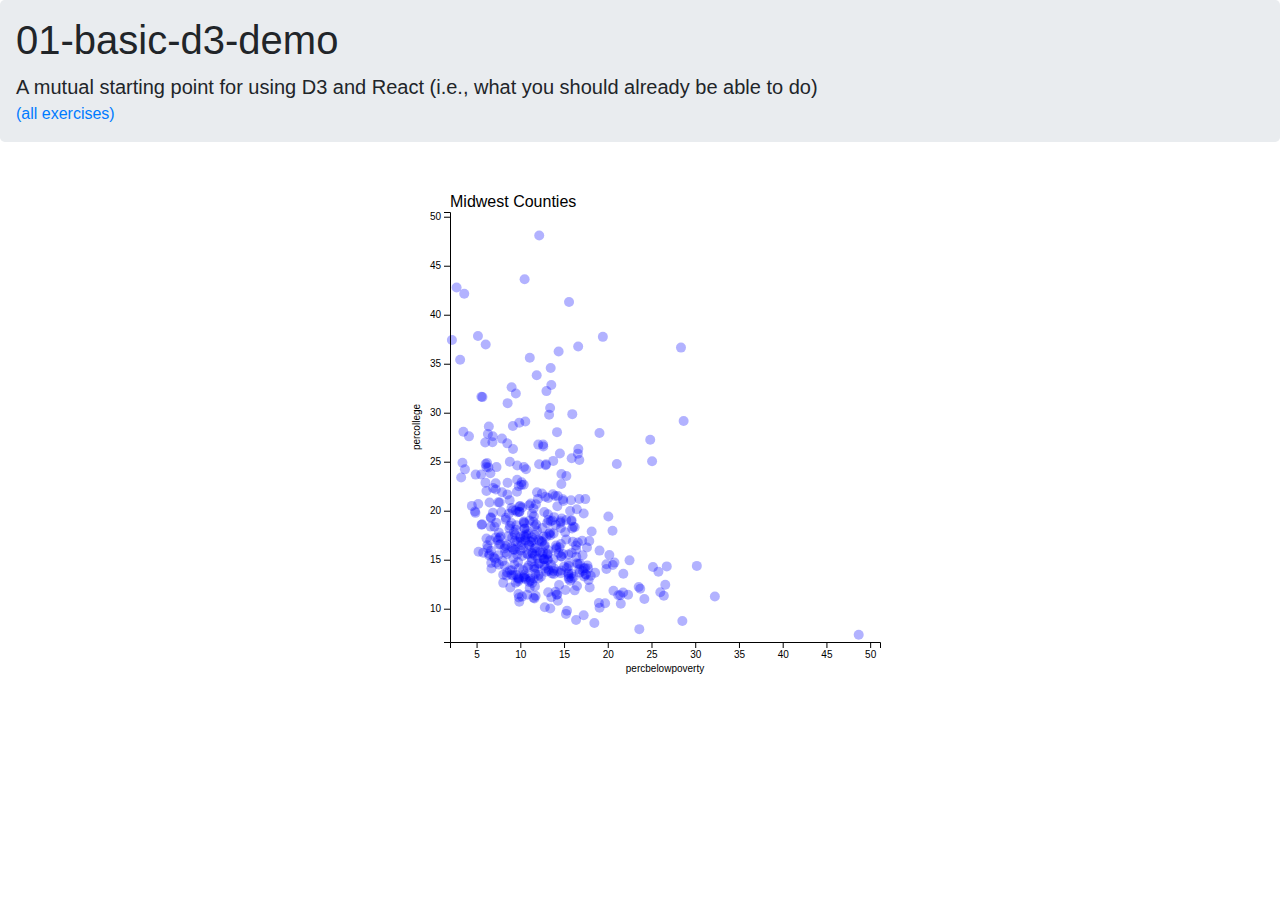
<file: 01-basic-d3-demo/index.html>
<!DOCTYPE html>
<html>

<head>
    <meta charset="UTF-8" />
    <title>01-basic-d3-demo</title>

    <!-- Set device width to ensure proper renering on mobile devices -->
    <meta name="viewport" content="width=device-width, initial-scale=1.0">

    <!-- Read in css file -->
    <link href="css/styles.css" rel="stylesheet" type="text/css">

    <!-- D3 Library -->
    <!-- <script src="https://cdnjs.cloudflare.com/ajax/libs/d3/4.13.0/d3.min.js"></script> -->
    <script src="../lib/d3.min.js"></script>

    <!-- D3-tip library for hovers-->
    <!-- <script src="https://cdnjs.cloudflare.com/ajax/libs/d3-tip/0.7.1/d3-tip.js"></script> -->
    <script src="../lib/d3-tip.js"></script>
    
    <link rel="stylesheet" href="../lib/example-styles.css">

</head>

<body>
    <header class="jumbotron">
        <h1>01-basic-d3-demo</h1>
        <p class="lead">A mutual starting point for using D3 and React (i.e., what you should already be able to do)</p>
        <span><a href="../">(all exercises)</a></span>
    </header>
    <div id="root" class="container"></div>
</body>

<!-- Load JavaScript Files (after the body has loaded, for simplicity-->
<script type="text/javascript" src="js/ScatterPlot.js"></script>

</html>
</file>
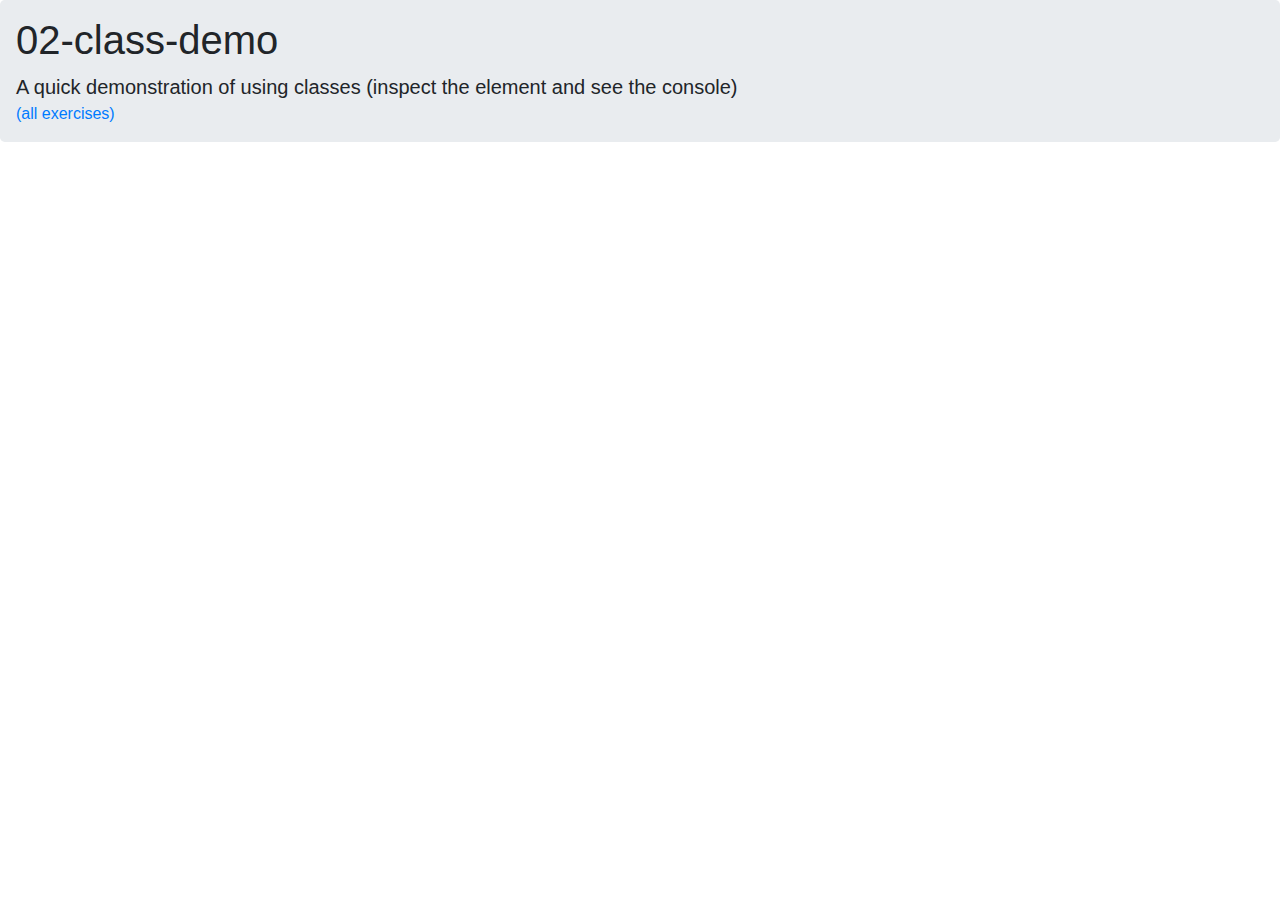
<file: 02-class-demo/index.html>
<!DOCTYPE html>
<html>

<head>
    <meta charset="UTF-8" />
    <title>02-class-demo</title>

    <!-- Set device width to ensure proper renering on mobile devices -->
    <meta name="viewport" content="width=device-width, initial-scale=1.0">

    <!-- Read in css file -->
    <link href="css/styles.css" rel="stylesheet" type="text/css">

    <!-- D3 Library -->
    <!-- <script src="https://cdnjs.cloudflare.com/ajax/libs/d3/4.13.0/d3.min.js"></script> -->
    <script src="../lib/d3.min.js"></script>

    <!-- D3-tip library for hovers-->
    <!-- <script src="https://cdnjs.cloudflare.com/ajax/libs/d3-tip/0.7.1/d3-tip.js"></script>
    <link rel="stylesheet" href="https://rawgit.com/Caged/d3-tip/master/examples/example-styles.css"> -->
    <script src="../lib/d3-tip.js"></script>
    <link rel="stylesheet" href="../lib/example-styles.css">

</head>

<body>
    <div id="root">
        <header class="jumbotron">
            <h1>02-class-demo</h1>
            <p class="lead">A quick demonstration of using classes (inspect the element and see the console)</p>
            <span><a href="../">(all exercises)</a></span>
        </header>

    </div>
</body>

<!-- Load JavaScript Files (after the body has loaded, for simplicity-->
<script type="text/javascript" src="js/main.js"></script>

</html>
</file>
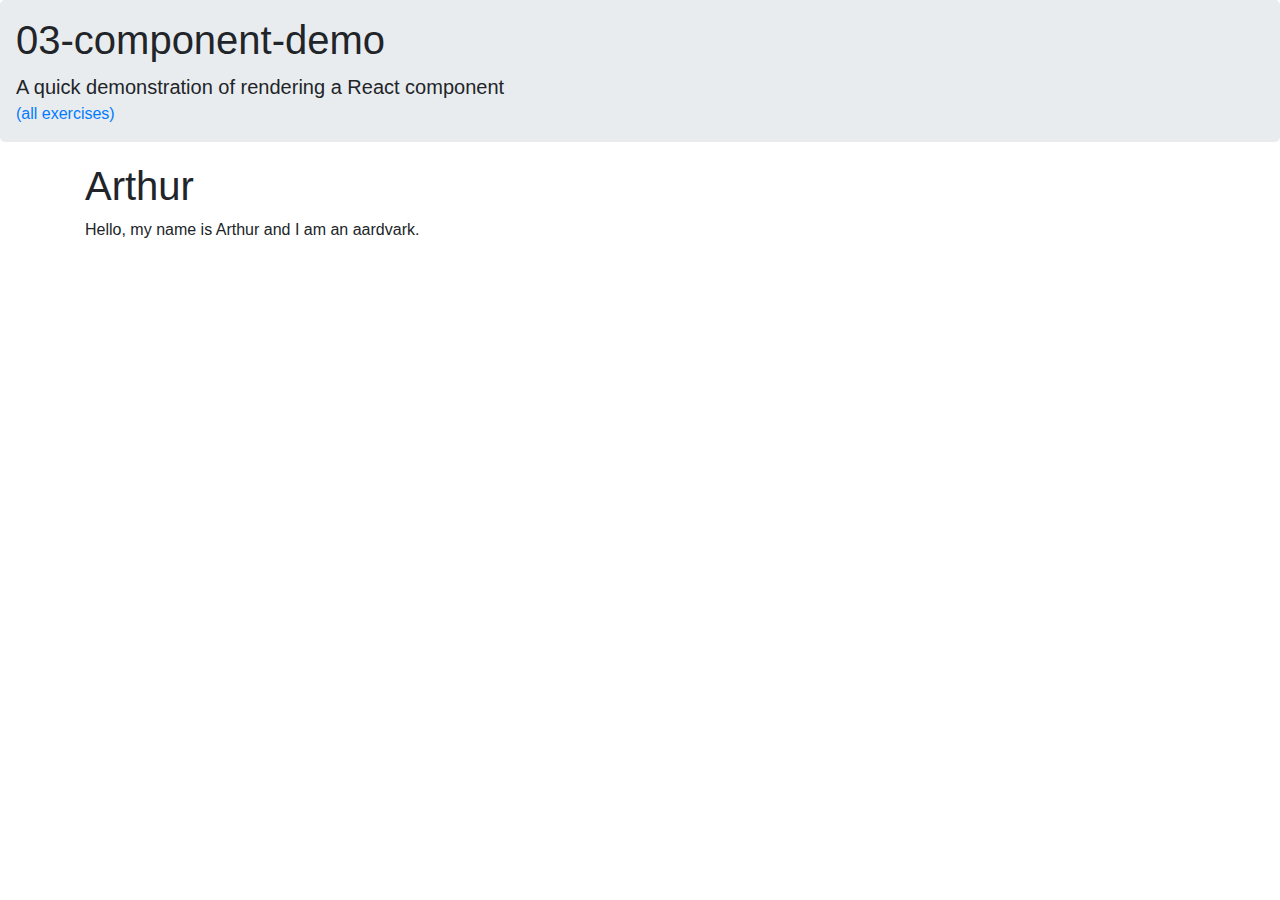
<file: 03-component-demo/index.html>
<!DOCTYPE html>
<html>

<head>
    <meta charset="UTF-8" />
    <title>03-component-demo</title>

    <!-- Set device width to ensure proper renering on mobile devices -->
    <meta name="viewport" content="width=device-width, initial-scale=1.0">

    <!-- Read in css file -->
    <link href="css/styles.css" rel="stylesheet" type="text/css">

    <!-- Load JavaScript Files (after the body has loaded, for simplicity-->
    <script type="text/jsx" src="js/main.js"></script>

    <!-- Scripts suggested in this template: https://reactjs.org/docs/try-react.html -->
    <!-- <script src="https://unpkg.com/react@16/umd/react.development.js"></script>
    <script src="https://unpkg.com/react-dom@16/umd/react-dom.development.js"></script>
    <script src="https://unpkg.com/babel-standalone@6.15.0/babel.min.js"></script> -->
    <script src="../lib/react.js"></script>
    <script src="../lib/react-dom.js"></script>
    <script src="../lib/babel.min.js"></script>
</head>

<body>
    <div>
        <header class="jumbotron">
            <h1>03-component-demo</h1>
            <p class="lead">A quick demonstration of rendering a React component</p>
            <span><a href="../">(all exercises)</a></span>
        </header>
        <div class="container" id="root" />
    </div>
</body>

</html>
</file>
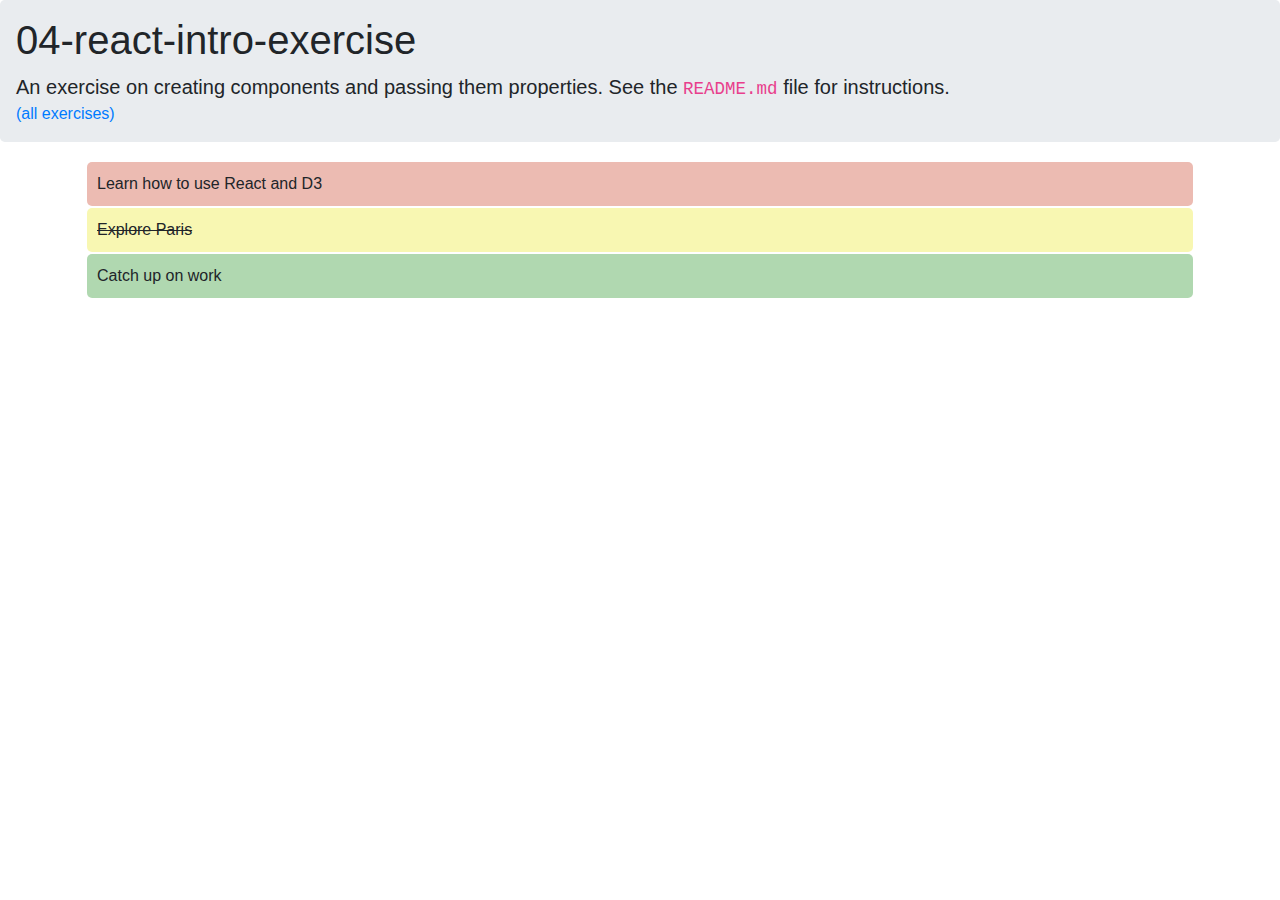
<file: 04-react-intro-exercise/index.html>
<!DOCTYPE html>
<html>

<head>
    <meta charset="UTF-8" />
    <title>04-react-intro-exercise</title>

    <!-- Set device width to ensure proper renering on mobile devices -->
    <meta name="viewport" content="width=device-width, initial-scale=1.0">

    <!-- Read in css file -->
    <link href="css/styles.css" rel="stylesheet" type="text/css">

    <!-- Load JavaScript file as jsx -->
    <script type="text/jsx" src="js/solution.js"></script>

    <!-- Scripts suggested in this template: https://reactjs.org/docs/try-react.html -->
    <!-- <script src="https://unpkg.com/react@16/umd/react.development.js"></script>
    <script src="https://unpkg.com/react-dom@16/umd/react-dom.development.js"></script>
    <script src="https://unpkg.com/babel-standalone@6.15.0/babel.min.js"></script> -->
    <script src="../lib/react.js"></script>
    <script src="../lib/react-dom.js"></script>
    <script src="../lib/babel.min.js"></script>
</head>

<body>
    <div>
        <header class="jumbotron">
            <h1>04-react-intro-exercise</h1>
            <p class="lead">An exercise on creating components and passing them properties. See the
                <code>README.md</code> file for instructions.</p>
            <span><a href="../">(all exercises)</a></span>
        </header>
        <div class="container" id="root" />
    </div>
</body>

</html>
</file>
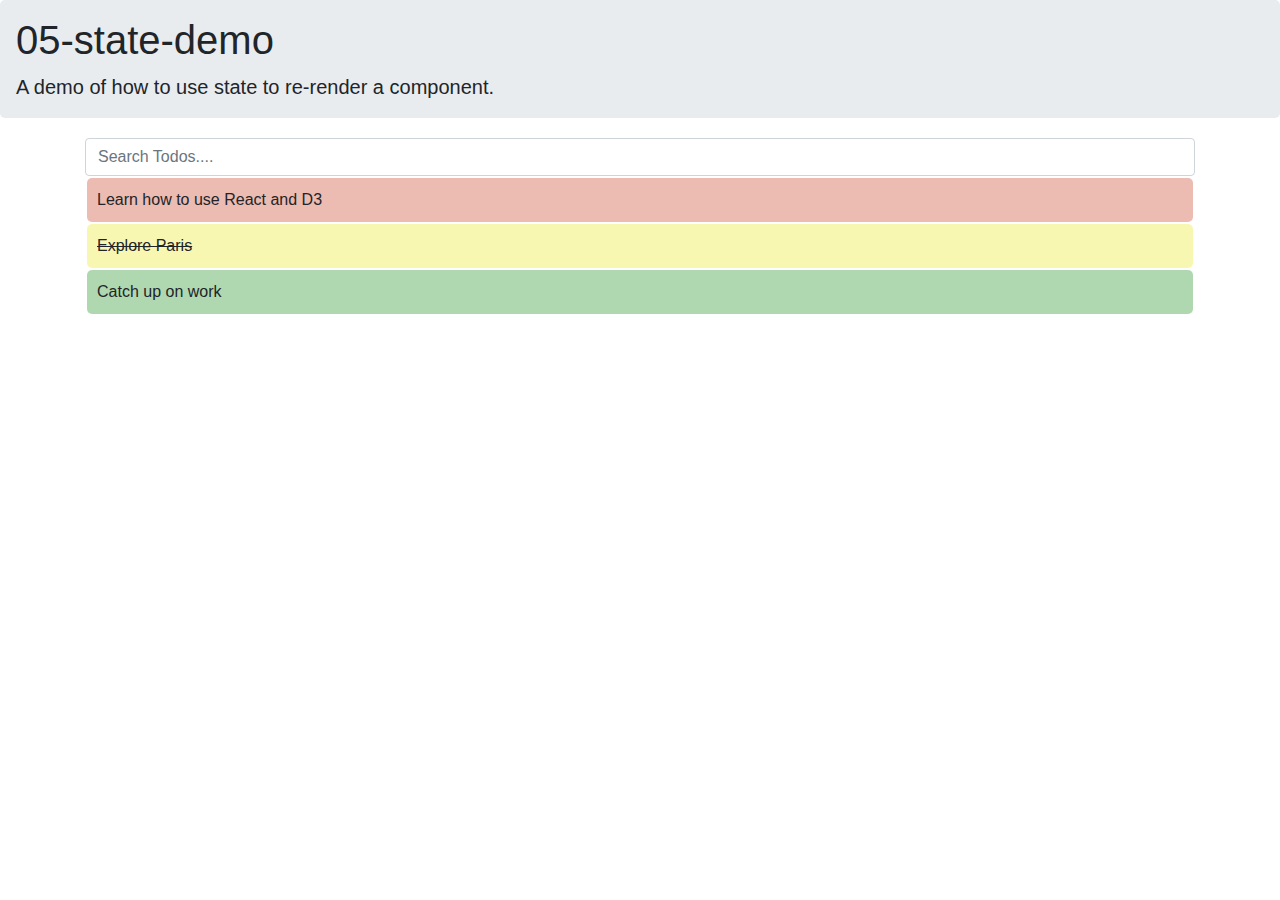
<file: 05-state-demo/index.html>
<!DOCTYPE html>
<html>

<head>
    <meta charset="UTF-8" />
    <title>05-state-demo</title>

    <!-- Set device width to ensure proper renering on mobile devices -->
    <meta name="viewport" content="width=device-width, initial-scale=1.0">

    <!-- Read in css file -->
    <link href="css/styles.css" rel="stylesheet" type="text/css">

    <!-- Load JavaScript file as jsx -->
    <script type="text/jsx" src="js/main.js"></script>

    <!-- Scripts suggested in this template: https://reactjs.org/docs/try-react.html -->
    <!-- <script src="https://unpkg.com/react@16/umd/react.development.js"></script>
    <script src="https://unpkg.com/react-dom@16/umd/react-dom.development.js"></script>
    <script src="https://unpkg.com/babel-standalone@6.15.0/babel.min.js"></script> -->
    <script src="../lib/react.js"></script>
    <script src="../lib/react-dom.js"></script>
    <script src="../lib/babel.min.js"></script>
</head>

<body>
    <div>
        <header class="jumbotron">
            <h1>05-state-demo</h1>
            <p class="lead">A demo of how to use state to re-render a component.</p>
        </header>
        <div class="container" id="root" />
    </div>
</body>

</html>
</file>
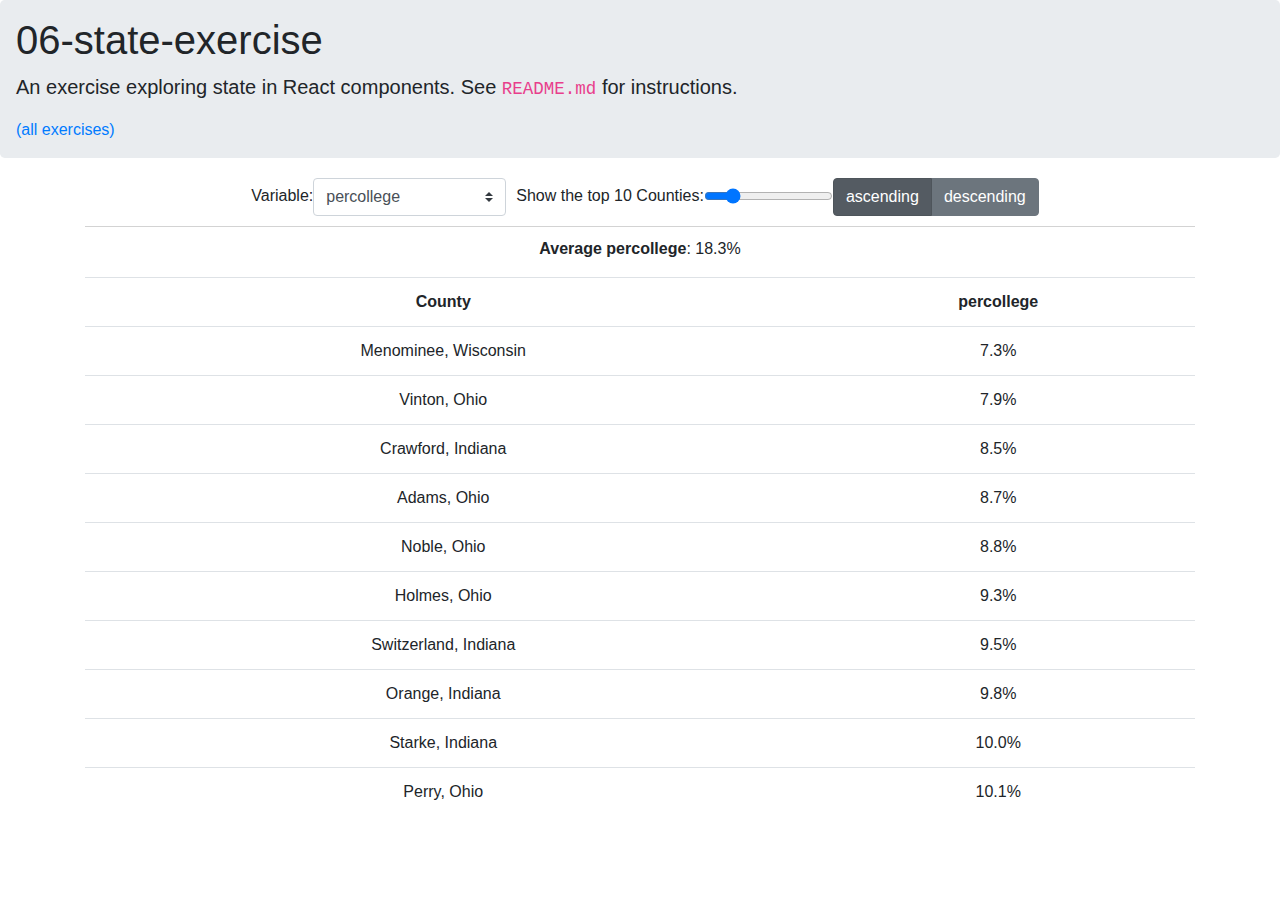
<file: 06-state-exercise/index.html>
<!DOCTYPE html>
<html>

<head>
    <meta charset="UTF-8" />
    <title>06-state-exercise</title>

    <!-- Set device width to ensure proper renering on mobile devices -->
    <meta name="viewport" content="width=device-width, initial-scale=1.0">

    <!-- Read in css file -->
    <link href="css/styles.css" rel="stylesheet" type="text/css">

    <!-- D3 Library -->
    <!-- <script src="https://cdnjs.cloudflare.com/ajax/libs/d3/4.13.0/d3.min.js"></script> -->
    <script src="../lib/d3.min.js"></script>

    <!-- D3-tip library for hovers-->
    <!-- <script src="https://cdnjs.cloudflare.com/ajax/libs/d3-tip/0.7.1/d3-tip.js"></script> -->
    <script src="../lib/d3-tip.js"></script>
    <link rel="stylesheet" href="../lib/example-styles.css">

    <!-- Load JavaScript Files -->
    <script type="text/jsx" src="js/solution.js"></script>


    <!-- Scripts suggested in this template: https://reactjs.org/docs/try-react.html -->
    <!-- <script src="https://unpkg.com/react@16/umd/react.development.js"></script>
    <script src="https://unpkg.com/react-dom@16/umd/react-dom.development.js"></script>
    <script src="https://unpkg.com/babel-standalone@6.15.0/babel.min.js"></script> -->
    <script src="../lib/react.js"></script>
    <script src="../lib/react-dom.js"></script>
    <script src="../lib/babel.min.js"></script>

</head>

<body>
    <header class="jumbotron">
        <h1>06-state-exercise</h1>
        <p class="lead">An exercise exploring state in React components. See
            <code>README.md</code> for instructions.</p>
        <span><a href="../">(all exercises)</a></span>
    </header>
    <div id="root"></div>
</body>

</html>
</file>
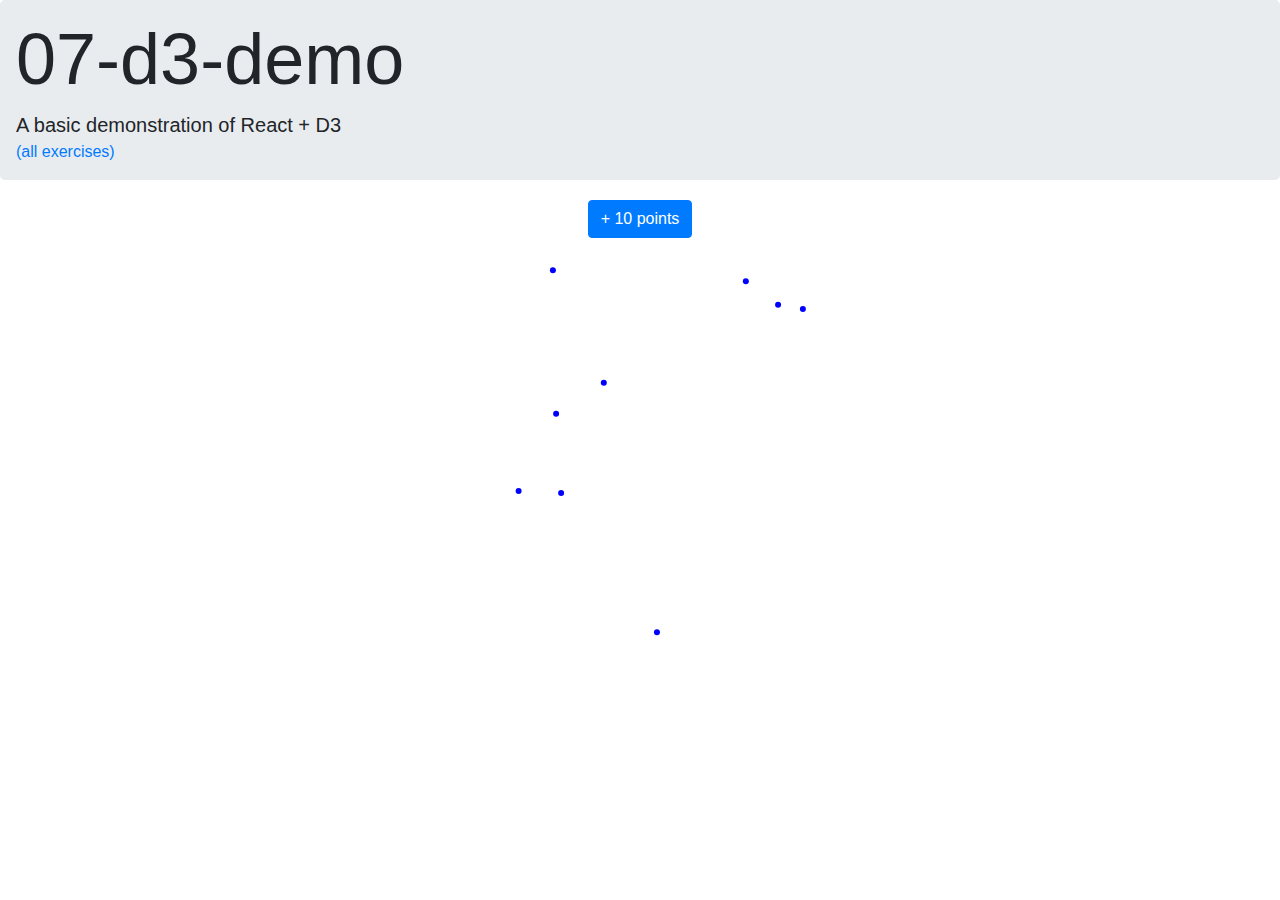
<file: 07-d3-demo/index.html>
<!DOCTYPE html>
<html>

<head>
    <meta charset="UTF-8" />
    <title>07-d3-demo</title>

    <!-- Set device width to ensure proper renering on mobile devices -->
    <meta name="viewport" content="width=device-width, initial-scale=1.0">

    <!-- Read in css file -->
    <link href="css/styles.css" rel="stylesheet" type="text/css">

    <!-- D3 Library -->
    <!-- <script src="https://cdnjs.cloudflare.com/ajax/libs/d3/4.13.0/d3.min.js"></script> -->
    <script src="../lib/d3.min.js"></script>

    <!-- D3-tip library for hovers-->
    <!-- <script src="https://cdnjs.cloudflare.com/ajax/libs/d3-tip/0.7.1/d3-tip.js"></script>
    <link rel="stylesheet" href="https://rawgit.com/Caged/d3-tip/master/examples/example-styles.css"> -->
    <script src="../lib/d3-tip.js"></script>
    <link rel="stylesheet" href="../lib/example-styles.css">

    <!-- Load JavaScript Files -->
    <script type="text/jsx" src="js/App.js"></script>


    <!-- Scripts suggested in this template: https://reactjs.org/docs/try-react.html -->
    <!-- <script src="https://unpkg.com/react@16/umd/react.development.js"></script>
    <script src="https://unpkg.com/react-dom@16/umd/react-dom.development.js"></script>
    <script src="https://unpkg.com/babel-standalone@6.15.0/babel.min.js"></script> -->
    <script src="../lib/react.js"></script>
    <script src="../lib/react-dom.js"></script>
    <script src="../lib/babel.min.js"></script>
</head>

<body>
    <div class="jumbotron">
        <h1 class="display-3">07-d3-demo</h1>
        <p class="lead">A basic demonstration of React + D3</p>
        <span><a href="../">(all exercises)</a></span>
    </div>
    <div id="root"></div>
</body>

</html>
</file>
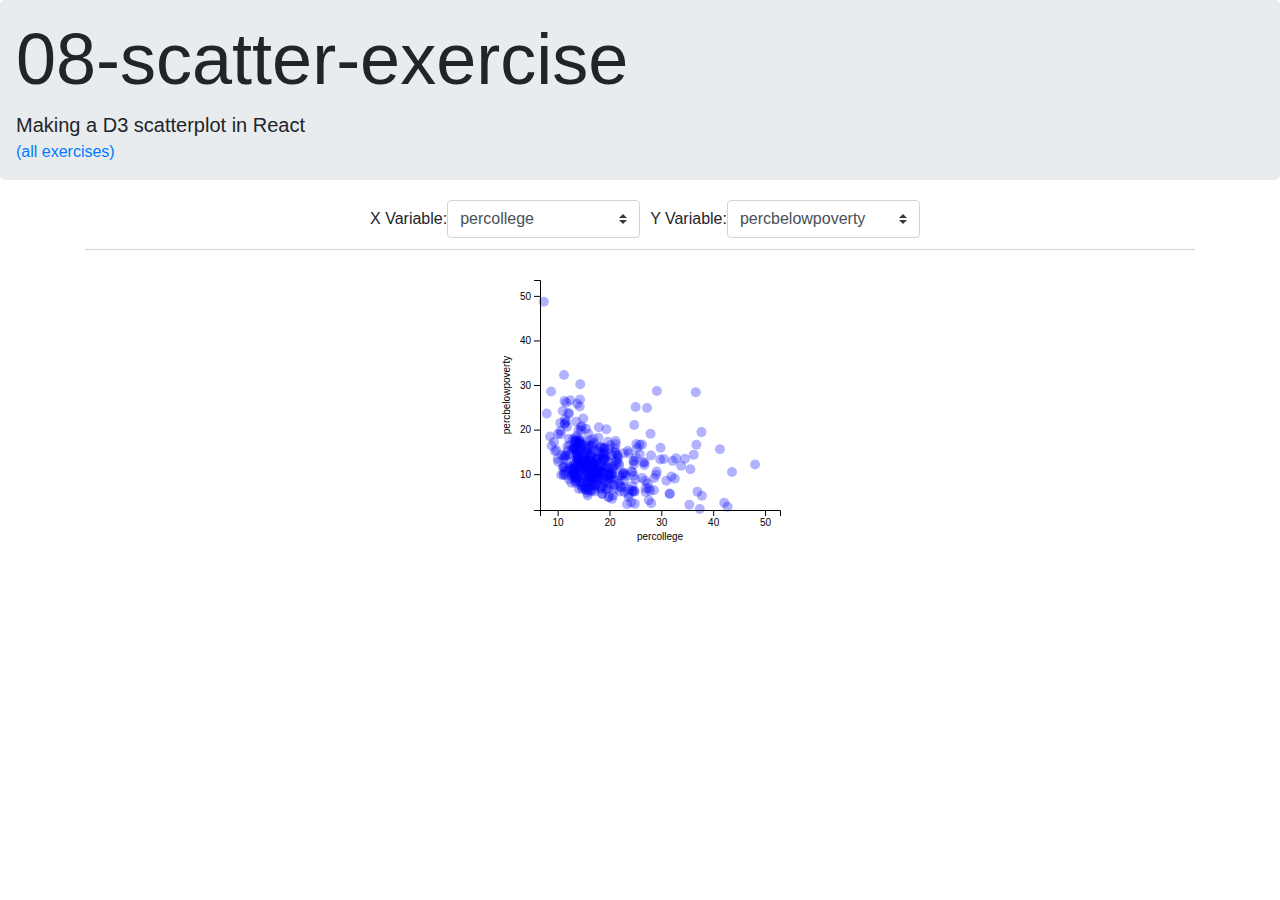
<file: 08-scatter-exercise/index.html>
<!DOCTYPE html>
<html>

<head>
    <meta charset="UTF-8" />
    <title>08-scatter-exercise</title>

    <!-- Set device width to ensure proper renering on mobile devices -->
    <meta name="viewport" content="width=device-width, initial-scale=1.0">

    <!-- Read in css file -->
    <link href="css/styles.css" rel="stylesheet" type="text/css">

    <!-- D3 Library -->
    <!-- <script src="https://cdnjs.cloudflare.com/ajax/libs/d3/4.13.0/d3.min.js"></script> -->
    <script src="../lib/d3.min.js"></script>

    <!-- D3-tip library for hovers-->
    <!-- <script src="https://cdnjs.cloudflare.com/ajax/libs/d3-tip/0.7.1/d3-tip.js"></script>
    <link rel="stylesheet" href="https://rawgit.com/Caged/d3-tip/master/examples/example-styles.css"> -->
    <script src="../lib/d3-tip.js"></script>
    <link rel="stylesheet" href="../lib/example-styles.css">

    <!-- Load JavaScript Files -->
    <script type="text/jsx" src="js/ScatterPlot_solution.js"></script>
    <script type="text/jsx" src="js/App_solution.js"></script>


    <!-- Scripts suggested in this template: https://reactjs.org/docs/try-react.html -->
    <!-- <script src="https://unpkg.com/react@16/umd/react.development.js"></script>
    <script src="https://unpkg.com/react-dom@16/umd/react-dom.development.js"></script>
    <script src="https://unpkg.com/babel-standalone@6.15.0/babel.min.js"></script> -->
    <script src="../lib/react.js"></script>
    <script src="../lib/react-dom.js"></script>
    <script src="../lib/babel.min.js"></script>
</head>

<body>
    <div class="jumbotron">
        <h1 class="display-3">08-scatter-exercise</h1>
        <p class="lead">Making a D3 scatterplot in React</p>
        <span><a href="../">(all exercises)</a></span>
    </div>
    <div id="root"></div>
</body>

</html>
</file>
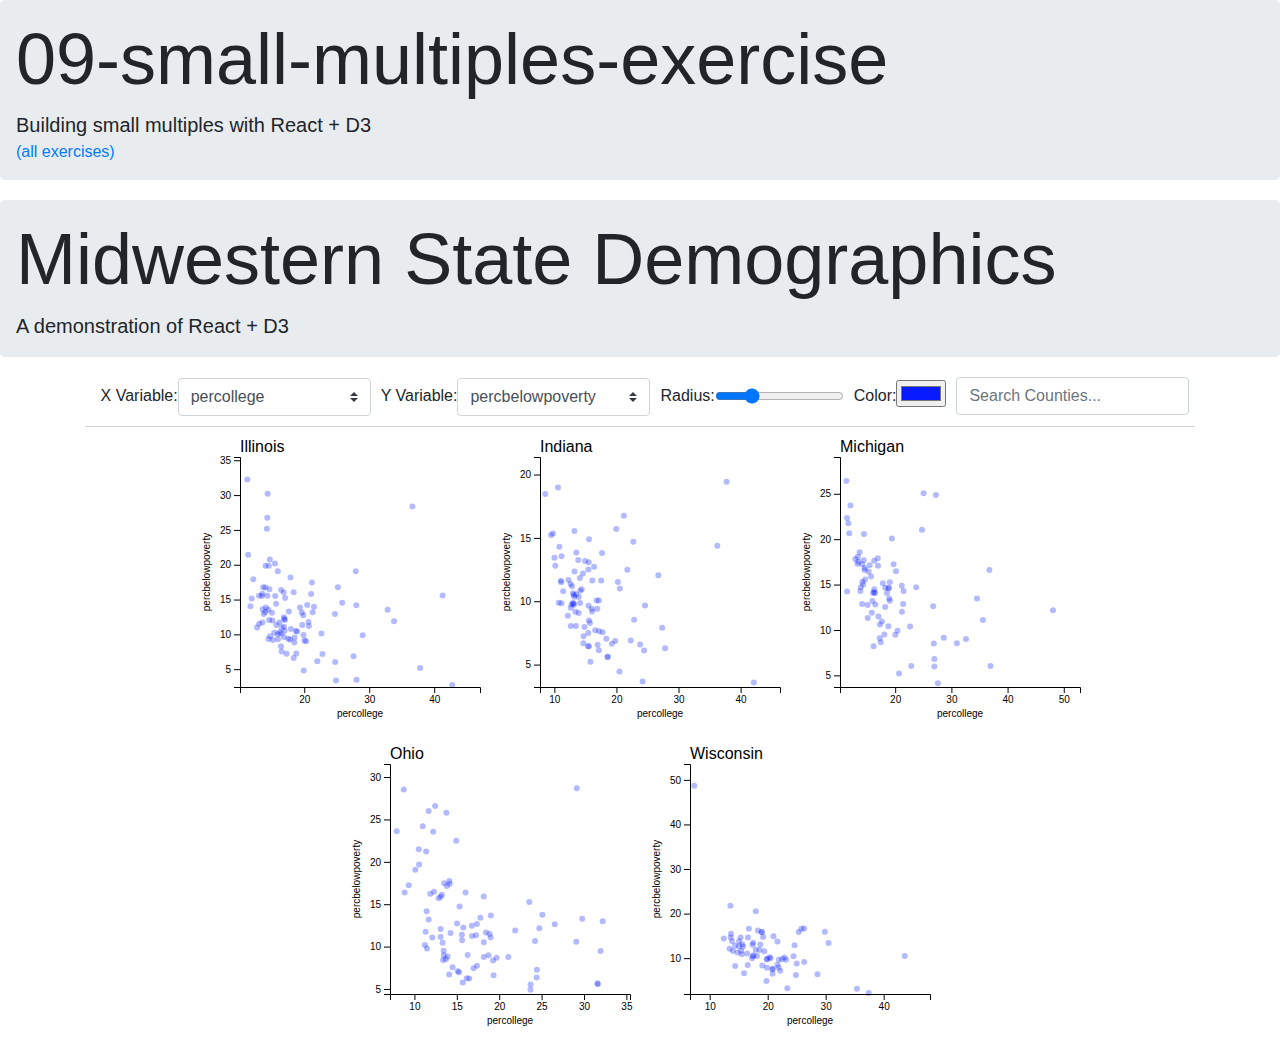
<file: 09-small-multiples-exercise/index.html>
<!DOCTYPE html>
<html>

<head>
    <meta charset="UTF-8" />
    <title>09-small-multiples-exercise</title>

    <!-- Set device width to ensure proper renering on mobile devices -->
    <meta name="viewport" content="width=device-width, initial-scale=1.0">

    <!-- Read in css file -->
    <link href="css/styles.css" rel="stylesheet" type="text/css">

    <!-- D3 Library -->
    <!-- <script src="https://cdnjs.cloudflare.com/ajax/libs/d3/4.13.0/d3.min.js"></script> -->
    <script src="../lib/d3.min.js"></script>

    <!-- D3-tip library for hovers-->
    <!-- <script src="https://cdnjs.cloudflare.com/ajax/libs/d3-tip/0.7.1/d3-tip.js"></script>
    <link rel="stylesheet" href="https://rawgit.com/Caged/d3-tip/master/examples/example-styles.css"> -->
    <script src="../lib/d3-tip.js"></script>
    <link rel="stylesheet" href="../lib/example-styles.css">

    <!-- Load JavaScript Files -->
    <script type="text/jsx" src="js/ScatterPlot.js"></script>
    <script type="text/jsx" src="js/App_solution.js"></script>


    <!-- Scripts suggested in this template: https://reactjs.org/docs/try-react.html -->
    <!-- <script src="https://unpkg.com/react@16/umd/react.development.js"></script>
    <script src="https://unpkg.com/react-dom@16/umd/react-dom.development.js"></script>
    <script src="https://unpkg.com/babel-standalone@6.15.0/babel.min.js"></script> -->
    <script src="../lib/react.js"></script>
    <script src="../lib/react-dom.js"></script>
    <script src="../lib/babel.min.js"></script>
</head>

<body>
    <div class="jumbotron">
        <h1 class="display-3">09-small-multiples-exercise</h1>
        <p class="lead">Building small multiples with React + D3</p>
        <span><a href="../">(all exercises)</a></span>
    </div>
    <div id="root"></div>
</body>

</html>
</file>
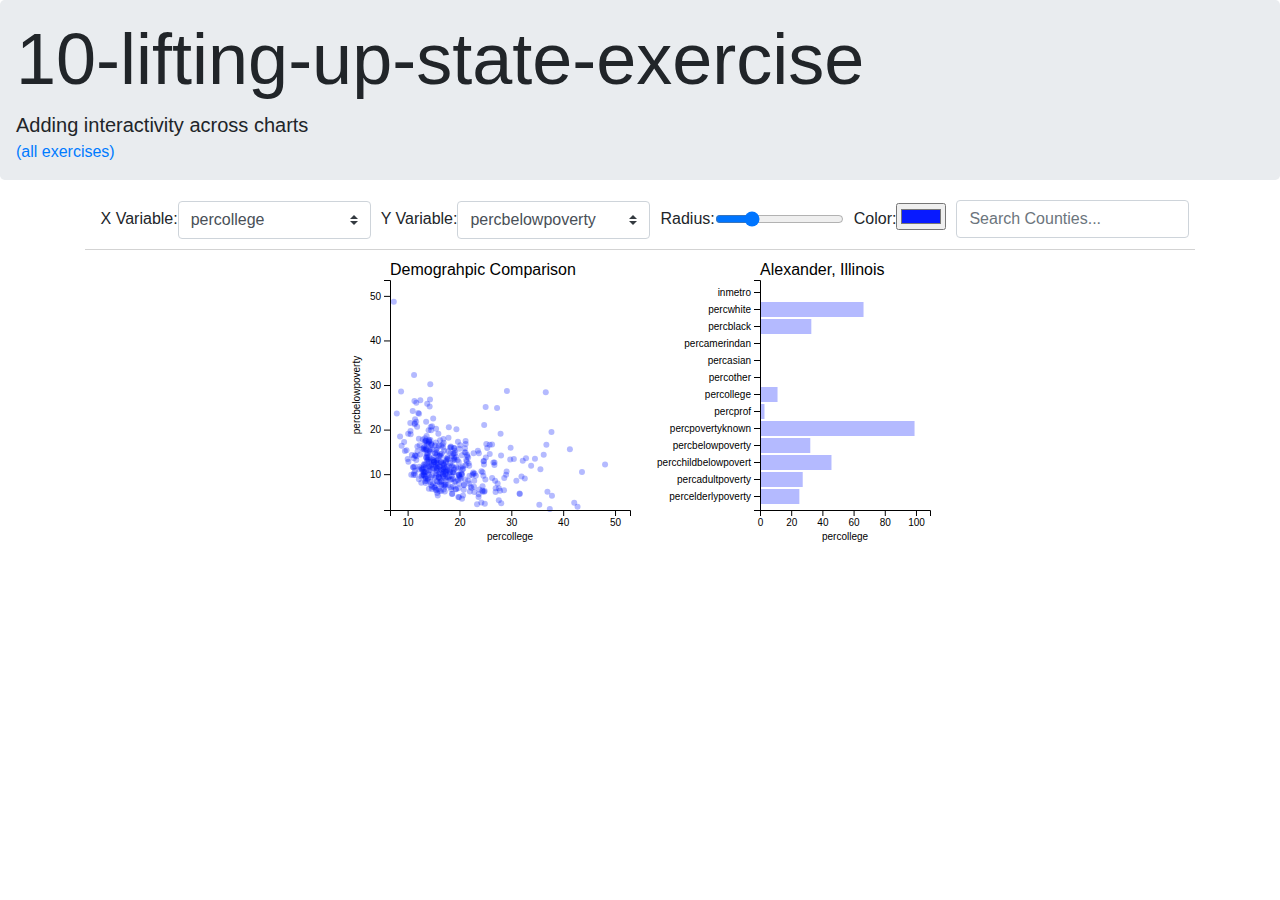
<file: 10-lifting-up-state-exercise/index.html>
<!DOCTYPE html>
<html>

<head>
    <meta charset="UTF-8" />
    <title>10-lifting-up-state-exercise</title>

    <!-- Set device width to ensure proper renering on mobile devices -->
    <meta name="viewport" content="width=device-width, initial-scale=1.0">

    <!-- Read in css file -->
    <link href="css/styles.css" rel="stylesheet" type="text/css">

    <!-- D3 Library -->
    <!-- <script src="https://cdnjs.cloudflare.com/ajax/libs/d3/4.13.0/d3.min.js"></script> -->
    <script src="../lib/d3.min.js"></script>

    <!-- D3-tip library for hovers-->
    <!-- <script src="https://cdnjs.cloudflare.com/ajax/libs/d3-tip/0.7.1/d3-tip.js"></script>
    <link rel="stylesheet" href="https://rawgit.com/Caged/d3-tip/master/examples/example-styles.css"> -->
    <script src="../lib/d3-tip.js"></script>
    <link rel="stylesheet" href="../lib/example-styles.css">

    <!-- Load JavaScript Files -->
    <script type="text/jsx" src="js/ScatterPlot.js"></script>
    <script type="text/jsx" src="js/BarChart.js"></script>
    <script type="text/jsx" src="js/App.js"></script>


    <!-- Scripts suggested in this template: https://reactjs.org/docs/try-react.html -->
    <!-- <script src="https://unpkg.com/react@16/umd/react.development.js"></script>
    <script src="https://unpkg.com/react-dom@16/umd/react-dom.development.js"></script>
    <script src="https://unpkg.com/babel-standalone@6.15.0/babel.min.js"></script> -->
    <script src="../lib/react.js"></script>
    <script src="../lib/react-dom.js"></script>
    <script src="../lib/babel.min.js"></script>
</head>

<body>
    <div class="jumbotron">
        <h1 class="display-3">10-lifting-up-state-exercise</h1>
        <p class="lead">Adding interactivity across charts</p>
        <span><a href="../">(all exercises)</a></span>
    </div>
    <div id="root"></div>
</body>

</html>
</file>
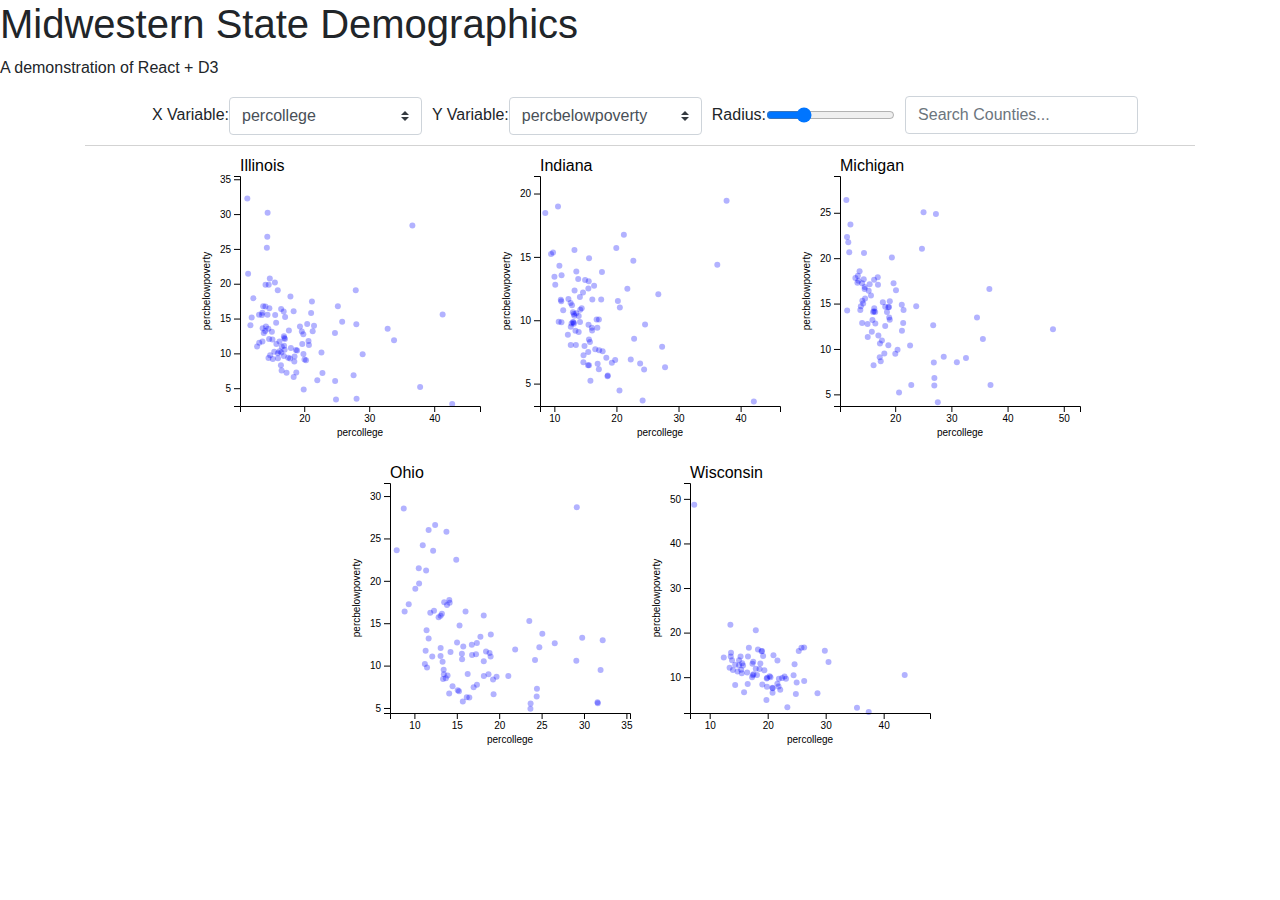
<file: demo/index.html>
<!DOCTYPE html>
<html>

<head>
    <meta charset="UTF-8" />
    <title>React + D3</title>

    <!-- Set device width to ensure proper renering on mobile devices -->
    <meta name="viewport" content="width=device-width, initial-scale=1.0">

    <!-- Read in css file -->
    <link href="css/styles.css" rel="stylesheet" type="text/css">

    <!-- D3 Library -->
    <!-- <script src="https://cdnjs.cloudflare.com/ajax/libs/d3/4.13.0/d3.min.js"></script> -->
    <script src="../lib/d3.min.js"></script>

    <!-- D3-tip library for hovers-->
    <!-- <script src="https://cdnjs.cloudflare.com/ajax/libs/d3-tip/0.7.1/d3-tip.js"></script>
    <link rel="stylesheet" href="https://rawgit.com/Caged/d3-tip/master/examples/example-styles.css"> -->
    <script src="../lib/d3-tip.js"></script>
    <link rel="stylesheet" href="../lib/example-styles.css">

    <!-- Load JavaScript Files -->
    <script type="text/jsx" src="js/ScatterPlot.js"></script>
    <script type="text/jsx" src="js/App.js"></script>


    <!-- Scripts suggested in this template: https://reactjs.org/docs/try-react.html -->
    <!-- <script src="https://unpkg.com/react@16/umd/react.development.js"></script>
    <script src="https://unpkg.com/react-dom@16/umd/react-dom.development.js"></script>
    <script src="https://unpkg.com/babel-standalone@6.15.0/babel.min.js"></script> -->
    <script src="../lib/react.js"></script>
    <script src="../lib/react-dom.js"></script>
    <script src="../lib/babel.min.js"></script>
</head>

<body>
    <div id="root"></div>
</body>

</html>
</file>
<file: lib/example-styles.css>
.d3-tip {
  line-height: 1;
  font-weight: bold;
  padding: 12px;
  background: rgba(0, 0, 0, 0.8);
  color: #fff;
  border-radius: 2px;
  pointer-events: none;
}

/* Creates a small triangle extender for the tooltip */
.d3-tip:after {
  box-sizing: border-box;
  display: inline;
  font-size: 10px;
  width: 100%;
  line-height: 1;
  color: rgba(0, 0, 0, 0.8);
  position: absolute;
  pointer-events: none;
}

/* Northward tooltips */
.d3-tip.n:after {
  content: "\25BC";
  margin: -1px 0 0 0;
  top: 100%;
  left: 0;
  text-align: center;
}

/* Eastward tooltips */
.d3-tip.e:after {
  content: "\25C0";
  margin: -4px 0 0 0;
  top: 50%;
  left: -8px;
}

/* Southward tooltips */
.d3-tip.s:after {
  content: "\25B2";
  margin: 0 0 1px 0;
  top: -8px;
  left: 0;
  text-align: center;
}

/* Westward tooltips */
.d3-tip.w:after {
  content: "\25B6";
  margin: -4px 0 0 -1px;
  top: 50%;
  left: 100%;
}
</file>
<file: 01-basic-d3-demo/css/styles.css>
/* Bootstrap CSS */
/* @import url("https://stackpath.bootstrapcdn.com/bootstrap/4.1.0/css/bootstrap.min.css"); */
@import url("../../lib/bootstrap.min.css");

.lead {
    margin-bottom:0px;
}


.jumbotron {
    padding:1rem 1rem;
    margin-bottom:20px;
}

/* Scatter plot */
circle {
    cursor:pointer;
}
.axis-label {
    text-anchor:middle;
    font-size:10px;
}

#root {
    padding-top:30px;
    text-align: center;
}
</file>
<file: 02-class-demo/css/styles.css>
/* Bootstrap CSS */
/* @import url("https://stackpath.bootstrapcdn.com/bootstrap/4.1.0/css/bootstrap.min.css"); */
@import url("../../lib/bootstrap.min.css");

.lead {
    margin-bottom:0px;
}

.jumbotron {
    padding:1rem 1rem;
    margin-bottom:20px;
}
</file>
<file: 03-component-demo/css/styles.css>
/* Bootstrap CSS */
/* @import url("https://stackpath.bootstrapcdn.com/bootstrap/4.1.0/css/bootstrap.min.css"); */
@import url("../../lib/bootstrap.min.css");

.lead {
    margin-bottom:0px;
}


.jumbotron {
    padding:1rem 1rem;
    margin-bottom:20px;
}
</file>
<file: 04-react-intro-exercise/css/styles.css>
/* Bootstrap CSS */
/* @import url("https://stackpath.bootstrapcdn.com/bootstrap/4.1.0/css/bootstrap.min.css"); */
@import url("../../lib/bootstrap.min.css");


.jumbotron {
    padding:1rem 1rem;
    margin-bottom:20px;
}

.complete {
    text-decoration: line-through;
}

p {
    margin-bottom:0px;
}

.todo {
    padding:10px;
    margin:2px;
    border-radius: 5px;
}
.high {
    background:#c125084f;
}

.low {
    background:#0080004f;
}

.medium {
    background:#e8e6074f;
}
</file>
<file: 05-state-demo/css/styles.css>
/* Bootstrap CSS */
/* @import url("https://stackpath.bootstrapcdn.com/bootstrap/4.1.0/css/bootstrap.min.css"); */
@import url("../../lib/bootstrap.min.css");

.complete {
    text-decoration: line-through;
}

.lead {
    margin-bottom:0px;
}

p {
    margin-bottom:0px;
}


.jumbotron {
    padding:1rem 1rem;
    margin-bottom:20px;
}

.todo {
    padding:10px;
    margin:2px;
    border-radius: 5px;
}
.high {
    background:#c125084f;
}

.low {
    background:#0080004f;
}

.medium {
    background:#e8e6074f;
}
</file>
<file: 06-state-exercise/css/styles.css>
@import url("https://stackpath.bootstrapcdn.com/bootstrap/4.1.0/css/bootstrap.min.css");

/* Header */
.container {
    text-align: center;
}

.jumbotron {
    padding:1rem 1rem;
    margin-bottom:20px;
}

/* Controls */
.custom-select {
    width:inherit;
}

.control-wrapper {
    display: inline-block;
    margin-left:10px;
}

.control-wrapper input[type="range"]  {
    vertical-align: text-bottom;;
}

.control-container {
    border-bottom:1px solid #d3d3d3;
    margin-bottom:10px;
    padding-bottom:10px;
}

/* Scatter plot */
circle {
    cursor:pointer;
}
.axis-label {
    text-anchor:middle;
    font-size:10px;
}

.chart-wrapper {
    display: inline-block;
}


/* Tooltips */
.d3-tip {
    line-height: 1;
    font-weight: bold;
    padding: 12px;
    background: rgba(0, 0, 0, 0.8);
    color: #fff;
    border-radius: 2px;
    pointer-events: none;
  }
</file>
<file: 07-d3-demo/css/styles.css>
/* @import url("https://stackpath.bootstrapcdn.com/bootstrap/4.1.0/css/bootstrap.min.css"); */
@import url("../../lib/bootstrap.min.css");

/* Header */
.container {
    text-align: center;
}

.jumbotron {
    padding:1rem 1rem;
    margin-bottom:20px;
}

.lead {
    margin-bottom:0px;
}
/* Controls */
.custom-select {
    width:inherit;
}

.control-wrapper {
    display: inline-block;
    margin-left:10px;
}

.control-wrapper input[type="range"]  {
    vertical-align: text-bottom;;
}

.control-container {
    border-bottom:1px solid #d3d3d3;
    margin-bottom:10px;
    padding-bottom:10px;
}

/* Scatter plot */
circle {
    cursor:pointer;
}
.axis-label {
    text-anchor:middle;
    font-size:10px;
}

.chart-wrapper {
    display: inline-block;
}


/* Tooltips */
.d3-tip {
    line-height: 1;
    font-weight: bold;
    padding: 12px;
    background: rgba(0, 0, 0, 0.8);
    color: #fff;
    border-radius: 2px;
    pointer-events: none;
  }
</file>
<file: 08-scatter-exercise/css/styles.css>
/* @import url("https://stackpath.bootstrapcdn.com/bootstrap/4.1.0/css/bootstrap.min.css"); */
@import url("../../lib/bootstrap.min.css");

/* Header */
.container {
    text-align: center;
}

.jumbotron {
    padding:1rem 1rem;
    margin-bottom:20px;
}

.lead {
    margin-bottom:0px;
}

/* Controls */
.custom-select {
    width:inherit;
}

.control-wrapper {
    display: inline-block;
    margin-left:10px;
}

.control-wrapper input[type="range"]  {
    vertical-align: text-bottom;;
}

.control-container {
    border-bottom:1px solid #d3d3d3;
    margin-bottom:10px;
    padding-bottom:10px;
}

/* Scatter plot */
circle {
    cursor:pointer;
}
.axis-label {
    text-anchor:middle;
    font-size:10px;
}

.chart-wrapper {
    display: inline-block;
}


/* Tooltips */
.d3-tip {
    line-height: 1;
    font-weight: bold;
    padding: 12px;
    background: rgba(0, 0, 0, 0.8);
    color: #fff;
    border-radius: 2px;
    pointer-events: none;
  }
</file>
<file: 09-small-multiples-exercise/css/styles.css>
/* @import url("https://stackpath.bootstrapcdn.com/bootstrap/4.1.0/css/bootstrap.min.css"); */
@import url("../../lib/bootstrap.min.css");

/* Header */
.container {
    text-align: center;
}

.lead {
    margin-bottom:0px;
}

.jumbotron {
    padding:1rem 1rem;
    margin-bottom:20px;
}

/* Controls */
.custom-select {
    width:inherit;
}

.control-wrapper {
    display: inline-block;
    margin-left:10px;
}

.control-wrapper input[type="range"]  {
    vertical-align: text-bottom;;
}

.control-container {
    border-bottom:1px solid #d3d3d3;
    margin-bottom:10px;
    padding-bottom:10px;
}

/* Scatter plot */
circle {
    cursor:pointer;
}
.axis-label {
    text-anchor:middle;
    font-size:10px;
}

.chart-wrapper {
    display: inline-block;
}


/* Tooltips */
.d3-tip {
    line-height: 1;
    font-weight: bold;
    padding: 12px;
    background: rgba(0, 0, 0, 0.8);
    color: #fff;
    border-radius: 2px;
    pointer-events: none;
  }
</file>
<file: 10-lifting-up-state-exercise/css/styles.css>
/* @import url("https://stackpath.bootstrapcdn.com/bootstrap/4.1.0/css/bootstrap.min.css"); */
@import url("../../lib/bootstrap.min.css");

/* Header */
.container {
    text-align: center;
}

.lead {
    margin-bottom:0px;
}

.jumbotron {
    padding:1rem 1rem;
    margin-bottom:20px;
}

/* Controls */
.custom-select {
    width:inherit;
}

.control-wrapper {
    display: inline-block;
    margin-left:10px;
}

.control-wrapper input[type="range"]  {
    vertical-align: text-bottom;;
}

.control-container {
    border-bottom:1px solid #d3d3d3;
    margin-bottom:10px;
    padding-bottom:10px;
}

/* Scatter plot */
circle {
    cursor:pointer;
}
.axis-label {
    text-anchor:middle;
    font-size:10px;
}

.chart-wrapper {
    display: inline-block;
}


/* Tooltips */
.d3-tip {
    line-height: 1;
    font-weight: bold;
    padding: 12px;
    background: rgba(0, 0, 0, 0.8);
    color: #fff;
    border-radius: 2px;
    pointer-events: none;
  }
</file>
<file: demo/css/styles.css>
/* @import url("https://stackpath.bootstrapcdn.com/bootstrap/4.1.0/css/bootstrap.min.css"); */
@import url("../../lib/bootstrap.min.css");

/* Header */
.container {
    text-align: center;
}

.jumbotron {
    padding:1rem 1rem;
    margin-bottom:20px;
}

/* Controls */
.custom-select {
    width:inherit;
}

.control-wrapper {
    display: inline-block;
    margin-left:10px;
}

.control-wrapper input[type="range"]  {
    vertical-align: text-bottom;;
}

.control-container {
    border-bottom:1px solid #d3d3d3;
    margin-bottom:10px;
    padding-bottom:10px;
}

/* Scatter plot */
circle {
    cursor:pointer;
}
.axis-label {
    text-anchor:middle;
    font-size:10px;
}

.chart-wrapper {
    display: inline-block;
}


/* Tooltips */
.d3-tip {
    line-height: 1;
    font-weight: bold;
    padding: 12px;
    background: rgba(0, 0, 0, 0.8);
    color: #fff;
    border-radius: 2px;
    pointer-events: none;
  }
</file>
